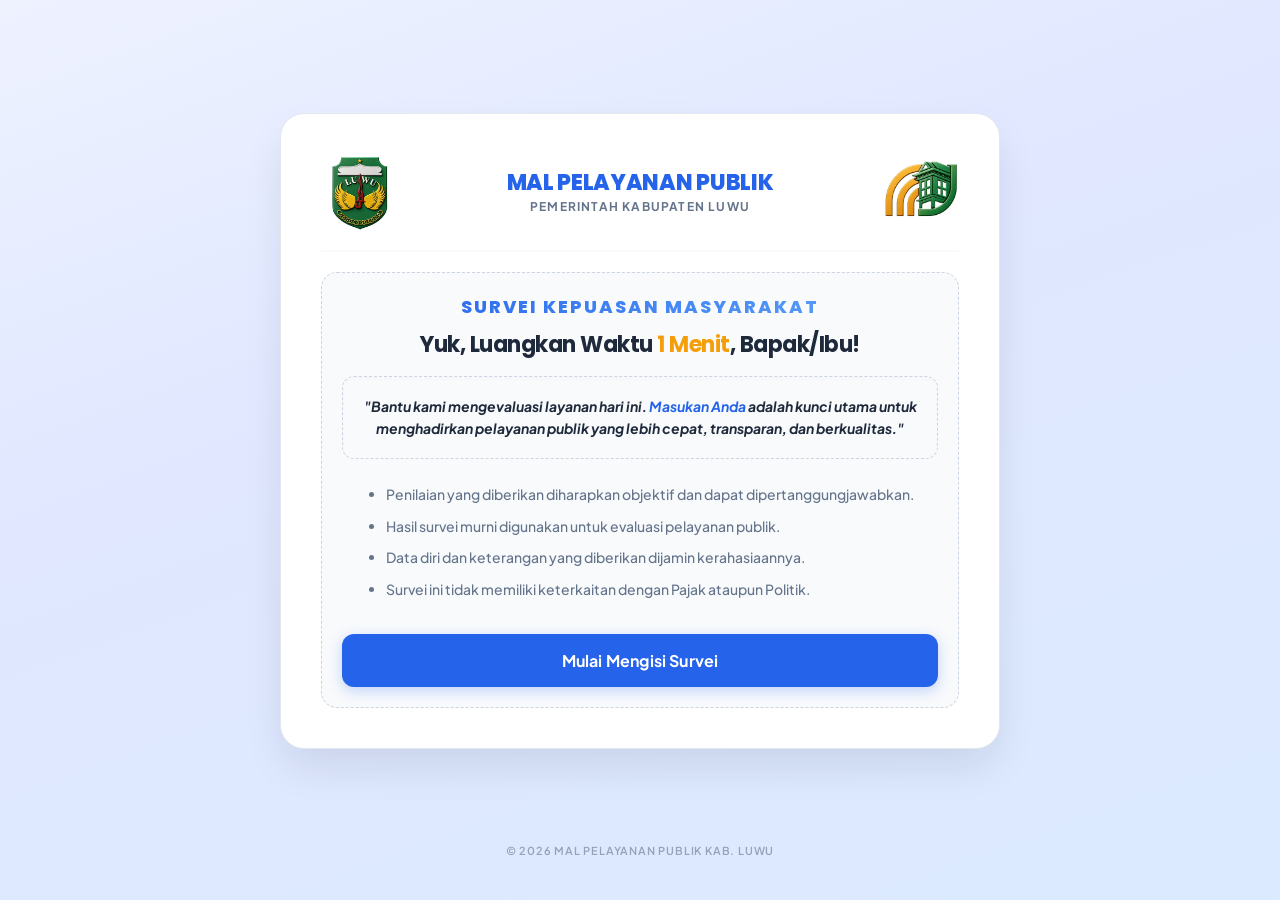
<file: index.html>
<!DOCTYPE html>
<html lang="id">
<head>
    <meta charset="UTF-8">
    <meta name="viewport" content="width=device-width, initial-scale=1.0, maximum-scale=1.0, user-scalable=no">
    <title>SKM - MPP Kabupaten Luwu</title>
    <link href="https://fonts.googleapis.com/css2?family=Plus+Jakarta+Sans:wght@400;500;600;700;800&family=Poppins:wght@500;600;700;800&display=swap" rel="stylesheet">
    <link rel="stylesheet" href="style.css">
</head>
<body>
    <div class="kiosk-container">
        <div class="header-logos">
            <div class="logo-box">
                <img src="logo/luwu.png" alt="Logo Kabupaten Luwu" class="img-logo">
            </div>
            <div class="header-titles">
                <h1>MAL PELAYANAN PUBLIK</h1>
                <h2>Pemerintah Kabupaten Luwu</h2>
            </div>
            <div class="logo-box">
                <img src="logo/mpp.png" alt="Logo MPP" class="img-logo">
            </div>
        </div>

        <div id="step-0" class="step active">
            <div class="intro-box" style="text-align: center;">
                <p class="sub-text" style="font-family: 'Poppins', sans-serif; font-size: clamp(13px, 3vw, 18px); font-weight: 800; text-align: center; letter-spacing: 2px; margin-bottom: 8px; background: linear-gradient(90deg, var(--primary), #60A5FA); -webkit-background-clip: text; -webkit-text-fill-color: transparent;">SURVEI KEPUASAN MASYARAKAT</p>
                <h3 class="question-text" style="color: var(--text-main); font-family: 'Poppins', sans-serif; font-size: clamp(18px, 4vw, 22px); margin-bottom: 16px; letter-spacing: -0.5px; text-align: center;">
					Yuk, Luangkan Waktu <span style="color: var(--warning);">1 Menit</span>, Bapak/Ibu!
				</h3>              
                <div style="background-color: #F8FAFC; border: 1px dashed var(--text-border); padding: 18px 20px; margin-bottom: 24px; border-radius: 12px; box-shadow: inset 0 2px 4px rgba(0,0,0,0.02);">
                    <p style="margin: 0; font-size: 14px; font-weight: 700; color: var(--text-main); font-style: italic; line-height: 1.6; text-align: center;">
                        "Bantu kami mengevaluasi layanan hari ini. <span style="color: var(--primary);">Masukan Anda</span> adalah kunci utama untuk menghadirkan pelayanan publik yang lebih cepat, transparan, dan berkualitas."
                    </p>
                </div>                
                <div style="display: inline-block; text-align: left; max-width: 95%;">
                    <ul style="margin: 0; padding-left: 20px; color: var(--text-muted); font-size: 14px; line-height: 1.6;">
                        <li style="margin-bottom: 8px;">Penilaian yang diberikan diharapkan objektif dan dapat dipertanggungjawabkan.</li>
                        <li style="margin-bottom: 8px;">Hasil survei murni digunakan untuk evaluasi pelayanan publik.</li>
                        <li style="margin-bottom: 8px;">Data diri dan keterangan yang diberikan dijamin kerahasiaannya.</li>
                        <li style="margin-bottom: 0;">Survei ini tidak memiliki keterkaitan dengan Pajak ataupun Politik.</li>
                    </ul>
                </div>
                
                <button class="btn btn-submit" onclick="goToStep(1)" style="width: 100%; margin-top: 32px;">Mulai Mengisi Survei</button>
            </div>
        </div>

        <div id="step-1" class="step">
            <p class="question-text">Silakan lengkapi data diri anda</p>
            
            <div class="form-group" style="display:none;" aria-hidden="true">
                <input type="text" id="input-website" class="input-text" tabindex="-1" autocomplete="off">
            </div>

            <div class="form-group">
                <input type="text" id="input-nama" class="input-text" placeholder="Nama Lengkap">
            </div>
            <div class="form-group">
                <input type="number" id="input-usia" class="input-text" placeholder="Usia (Contoh: 35)">
            </div>
            <div class="form-group">
                <select id="input-gender" class="input-select">
                    <option value="" disabled selected>Pilih Jenis Kelamin</option>
                    <option value="Laki-laki">Laki-laki</option>
                    <option value="Perempuan">Perempuan</option>
                </select>
            </div>
            <div class="form-group">
                <select id="input-pendidikan" class="input-select">
                    <option value="" disabled selected>Pilih Pendidikan Terakhir</option>
                    <option value="SD">SD/Sederajat</option>
                    <option value="SMP">SMP/Sederajat</option>
                    <option value="SMA">SMA/Sederajat</option>
                    <option value="D3">Diploma (D3)</option>
                    <option value="S1">Sarjana (S1/D4)</option>
                    <option value="S2/S3">Pascasarjana (S2/S3)</option>
                </select>
            </div>
            <div class="form-group">
                <select id="input-pekerjaan" class="input-select">
                    <option value="" disabled selected>Pilih Pekerjaan Utama</option>
                    <option value="PNS/TNI/Polri">PNS / TNI / Polri</option>
                    <option value="Pegawai Swasta">Pegawai Swasta</option>
                    <option value="Wiraswasta/Pengusaha">Wiraswasta / Pengusaha</option>
                    <option value="Pelajar/Mahasiswa">Pelajar / Mahasiswa</option>
                    <option value="Lainnya">Lainnya</option>
                </select>
            </div>
            <div class="action-buttons">
                <button class="btn btn-back" onclick="goToStep(0)">Kembali</button>
                <button class="btn btn-submit" onclick="validasiBiodata()">Lanjut</button>
            </div>
        </div>

        <div id="step-2" class="step">
            <p class="question-text">Layanan apa yang baru saja Anda kunjungi?</p>
            <div class="form-group">
                <select id="input-layanan" class="input-select" style="height: auto;">
                    <option value="" disabled selected>-- Ketuk untuk Memilih Gerai --</option>
                    <option value="DISDUKCAPIL">DISDUKCAPIL (Kependudukan & Catatan Sipil)</option>
                    <option value="SAMSAT">SAMSAT (Pajak & Administrasi Kendaraan)</option>
                    <option value="BAPENDA">BAPENDA (Pajak & Retribusi Daerah)</option>
                    <option value="BPJS KESEHATAN">BPJS KESEHATAN (Jaminan Kesehatan Nasional)</option>
                    <option value="BPJS KETENAGAKERJAAN">BPJS KETENAGAKERJAAN (Perlindungan Tenaga Kerja)</option>
                    <option value="DPMPTSP">DPMPTSP (Perizinan & Penanaman Modal)</option>
                    <option value="IMIGRASI">IMIGRASI (Paspor & Dokumen Luar Negeri)</option>
                    <option value="KPP PRATAMA">KPP PRATAMA (Perpajakan Pajak Pusat)</option>
                    <option value="BANK SULSELBAR">BANK SULSELBAR (Transaksi & Perbankan Daerah)</option>
                    <option value="DINAS KESEHATAN">DINAS KESEHATAN (Rekomendasi & Izin Kesehatan)</option>
                    <option value="DISNAKERTRANS">DISNAKERTRANS (Ketenagakerjaan & Transmigrasi)</option>
                    <option value="PDAM">PDAM (Pelayanan Air Bersih Daerah)</option>
                    <option value="DINAS PUTR">DINAS PUTR (Rekomendasi Tata Ruang & PU)</option>
                    <option value="DINAS PERIKANAN">DINAS PERIKANAN (Izin & Rekomendasi Nelayan)</option>
                    <option value="KOMINFO">KOMINFO (Layanan Informasi & Digital)</option>
                    <option value="DINAS SOSIAL">DINAS SOSIAL (Bantuan & Jaminan Sosial)</option>
                    <option value="KEJAKSAAN NEGERI">KEJAKSAAN NEGERI (Konsultasi & Layanan Hukum)</option>
                    <option value="BPS">BPS (Data & Statistik Wilayah)</option>
                    <option value="DEKRANASDA">DEKRANASDA (Kerajinan & UMKM Binaan)</option>
                    <option value="PT ALIYAH">PT ALIYAH (Sektor Swasta / Mitra Kerja)</option>
                    <option value="PT NATA ENVINUSA">PT NATA ENVINUSA (Sektor Swasta / Lingkungan)</option>
                    <option value="HAS INT. CENTER">HAS INT. CENTER (Sektor Swasta / Mitra Luar)</option>
                </select>
            </div>
            <div class="action-buttons">
                <button class="btn btn-back" onclick="goToStep(1)">Kembali</button>
                <button class="btn btn-submit" onclick="validasiLayanan()">Lanjutkan</button>
            </div>
        </div>

        <div id="step-3" class="step">
            <div class="progress-bar-container"><div id="progress-bar"></div></div>
            <p class="sub-text" id="teks-indikator"></p>
            <p class="question-text" id="teks-pertanyaan" style="min-height: 70px;"></p>
            <div class="options-grid" id="area-opsi-jawaban"></div>
            <div class="action-buttons" style="margin-top: 32px;">
                <button class="btn btn-back" onclick="mundurPertanyaan()">Kembali</button>
                <button class="btn btn-submit" onclick="lanjutPertanyaan()">Lanjut</button>
            </div>
        </div>

        <div id="step-4" class="step">
            <p class="question-text">Saran dan Kritik (Opsional)</p>
            <p class="sub-text" style="color: var(--text-muted); text-transform: none; font-size: 14px; margin-bottom: 16px;">
                Tuliskan masukan, kritik, atau apresiasi Anda agar kami dapat terus melayani lebih baik lagi. Kosongkan jika tidak ada.
            </p>
            <textarea id="input-saran" rows="5" placeholder="Ketik di sini..."></textarea>
            <div class="action-buttons">
                <button class="btn btn-back" onclick="kembaliKePertanyaanTerakhir()">Kembali</button>
                <button class="btn btn-submit" id="btn-kirim" onclick="submitSurvey()">Kirim Survei</button>
            </div>
        </div>

        <div id="step-5" class="step">
            <div class="success-icon">
                <svg width="72" height="72" viewBox="0 0 24 24" fill="none" stroke="currentColor" stroke-width="2" stroke-linecap="round" stroke-linejoin="round"><path d="M22 11.08V12a10 10 0 1 1-5.93-9.14"></path><polyline points="22 4 12 14.01 9 11.01"></polyline></svg>
            </div>
            <h1 class="text-success">Terima Kasih!</h1>
            <p class="question-text" style="color: #64748b; font-size: 16px; margin-top: 8px; text-align: center;">Penilaian Anda sangat berarti untuk kemajuan pelayanan kami.</p>
            <button class="btn btn-back" onclick="resetSurvey()" style="width: 100%; margin-top: 24px; border: 2px solid var(--text-border);">Selesai & Tutup</button>
        </div>
    </div>
	<div class="copyright-footer">
        &copy; 2026 MAL PELAYANAN PUBLIK KAB. LUWU
    </div>
    <script src="script.js"></script>
    <script>   
        document.addEventListener('contextmenu', function(e) { e.preventDefault(); });
        document.onkeydown = function(e) {
            if (e.keyCode === 123) return false;
            if (e.ctrlKey && e.shiftKey && (e.keyCode === 'I'.charCodeAt(0) || e.keyCode === 'J'.charCodeAt(0) || e.keyCode === 'C'.charCodeAt(0))) return false;
            if (e.ctrlKey && e.keyCode === 'U'.charCodeAt(0)) return false;
        };
    </script>
</body>
</html>
</file>
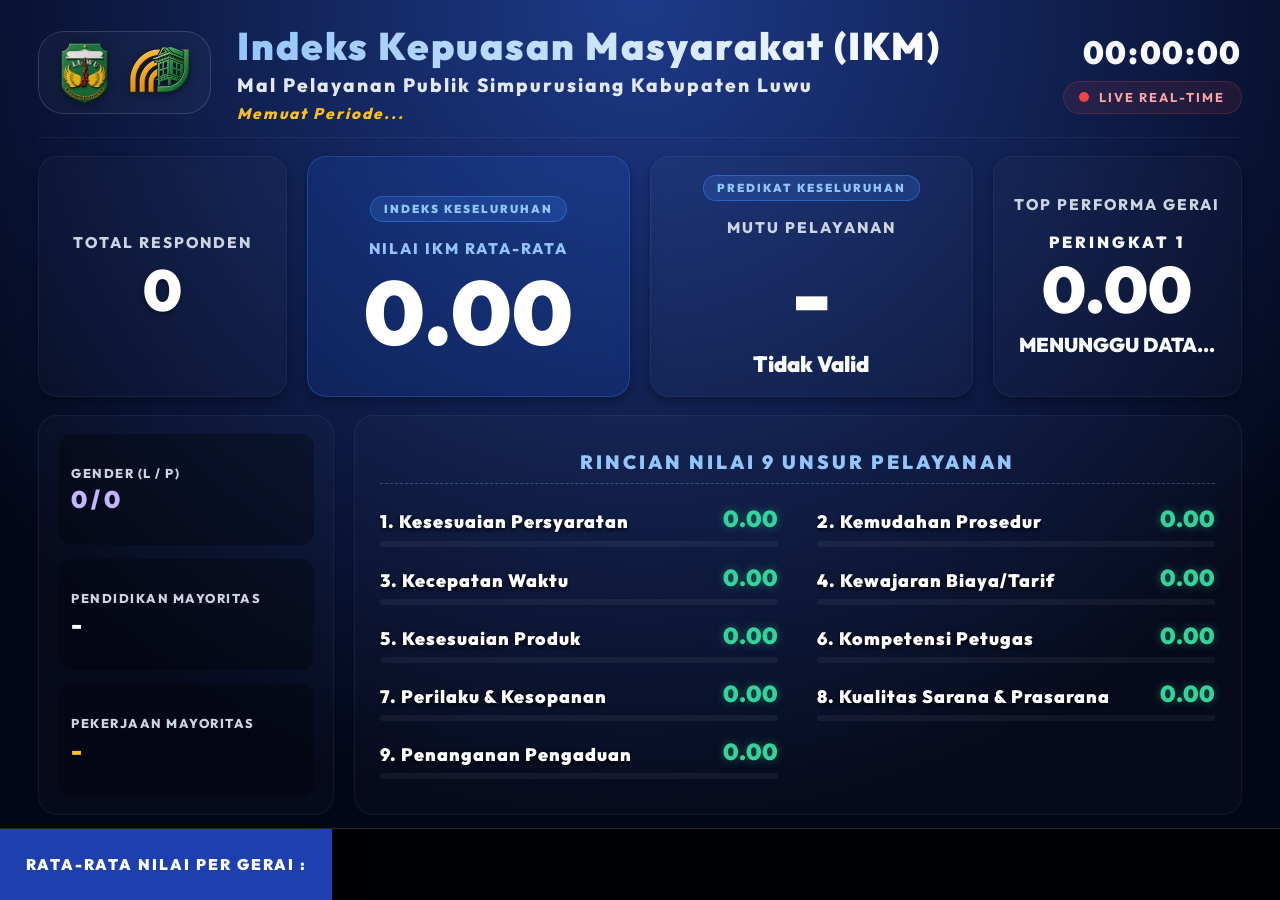
<file: dashboard/index.html>
<!DOCTYPE html>
<html lang="id">
<head>
    <meta charset="UTF-8">
    <meta name="viewport" content="width=device-width, initial-scale=1.0">
    <title>Live SKM - MPP Kabupaten Luwu</title>
    <link href="https://fonts.googleapis.com/css2?family=Outfit:wght@300;400;600;700;900&display=swap" rel="stylesheet">
    <link rel="stylesheet" href="layar.css">
</head>
<body>
    <div class="main-wrapper">
        <div class="header">
            <div class="header-left">
                <div class="logo-group">
                    <img src="../logo/luwu.png" alt="Logo Luwu" class="logo-img">            
                    <img src="../logo/mpp.png" alt="Logo MPP" class="logo-img">
                </div>
                <div class="header-title">
                    <h1>Indeks Kepuasan Masyarakat (IKM)</h1>
                    <h2>Mal Pelayanan Publik Simpurusiang Kabupaten Luwu</h2>                   
                    <div class="header-periode" id="lyr-periode">Memuat Periode...</div>
                </div>           
            </div>
            <div class="header-right">
                <div class="jam-digital" id="jam-live">00:00:00</div>
                <div class="live-badge">
                    <div class="live-dot"></div>
                    LIVE REAL-TIME
                </div>
            </div>
        </div>

        <div class="kpi-row">
            <div class="card">
                <div class="card-title">Total Responden</div>
                <div class="card-value" id="lyr-total">0</div>
            </div>

            <div class="card card-utama glow-utama">
                <div class="badge-utama">INDEKS KESELURUHAN</div>
                <div class="card-title" style="color: #93C5FD; margin-top: 8px;">Nilai IKM Rata-Rata</div>
                <div class="card-value" id="lyr-indeks" style="font-size: 100px;">0.00</div>
            </div>

            <div class="card" id="kartu-mutu">
                <div class="badge-utama" id="badge-mutu-teks">PREDIKAT KESELURUHAN</div>
                <div class="card-title" style="margin-top: 8px;">Mutu Pelayanan</div>
                <div class="card-value card-value-small" id="lyr-huruf" style="font-size: 85px; margin: 5px 0;">-</div>
                <div class="card-value-small" id="lyr-teksmutu" style="font-size: 22px;">Tidak Valid</div>
            </div>

            <div class="card" id="kartu-ranking">
                <div class="card-title" id="lyr-rank-judul">Top Performa Gerai</div>
                <div class="card-value-small" id="lyr-rank-posisi" style="font-size: 16px; letter-spacing: 3px; margin-bottom: 5px;">PERINGKAT 1</div>
                <div class="card-value" id="lyr-rank-nilai" style="font-size: 65px;">0.00</div>
                <div class="card-value-small" id="lyr-rank-nama" style="font-size: 20px; margin-top: 10px; text-transform: uppercase;">Menunggu Data...</div>
            </div>
        </div>

        <div class="bottom-row">
            <div class="demo-panel">
                <div class="demo-item"><div class="demo-label">Gender (L / P)</div><div class="demo-val gender" id="lyr-gender">0 / 0</div></div>
                <div class="demo-item"><div class="demo-label">Pendidikan Mayoritas</div><div class="demo-val" id="lyr-pend">-</div></div>
                <div class="demo-item"><div class="demo-label">Pekerjaan Mayoritas</div><div class="demo-val" style="color: #FBBF24;" id="lyr-pek">-</div></div>
            </div>
            <div class="unsur-panel" id="unsur-container"></div>
        </div>
    </div>
    
    <div class="ticker-wrap">
        <div class="ticker-title">RATA-RATA NILAI PER GERAI :</div>
        <div class="ticker" id="gerai-ticker"></div>
    </div>

    <script src="layar.js"></script>
</body>
</html>
</file>
<file: style.css>
/* =========================================================
   SKM - MPP Kabupaten Luwu | Production CSS
   Responsive, Precise, All-Screen Coverage
   Breakpoints: 320 | 375 | 480 | 768 | 1024 | 1280 | 1440+
   ========================================================= */

/* ─── Design Tokens ─── */
:root {
    /* Colors */
    --primary:        #2563EB;
    --primary-hover:  #1D4ED8;
    --primary-light:  #3B82F6;
    --primary-subtle: #DBEAFE;
    --primary-glow:   rgba(37, 99, 235, 0.15);
    --success:        #10B981;
    --success-bg:     #D1FAE5;
    --warning:        #F59E0B;
    --error:          #EF4444;
    --bg-page:        #F1F5F9;
    --bg-gradient:    linear-gradient(160deg, #EEF2FF 0%, #E0E7FF 40%, #DBEAFE 100%);
    --surface:        #FFFFFF;
    --surface-alt:    #F8FAFC;
    --surface-hover:  #F1F5F9;
    --text-heading:   #0F172A;
    --text-main:      #1E293B;
    --text-muted:     #64748B;
    --text-placeholder:#94A3B8;
    --text-border:    #CBD5E1;
    --border-hover:   #94A3B8;
    --divider:        #E2E8F0;

    /* Radius */
    --radius-xs:  6px;
    --radius-sm:  8px;
    --radius-md:  12px;
    --radius-lg:  16px;
    --radius-xl:  20px;
    --radius-2xl: 24px;
    --radius-full: 9999px;

    /* Shadows */
    --shadow-sm:   0 1px 2px rgba(15, 23, 42, 0.05);
    --shadow-md:   0 4px 6px -1px rgba(15, 23, 42, 0.07), 0 2px 4px -2px rgba(15, 23, 42, 0.05);
    --shadow-lg:   0 10px 25px -3px rgba(15, 23, 42, 0.08), 0 4px 6px -4px rgba(15, 23, 42, 0.05);
    --shadow-xl:   0 20px 40px -4px rgba(15, 23, 42, 0.10);
    --shadow-card: 0 1px 3px rgba(15, 23, 42, 0.04), 0 0 0 1px rgba(226, 232, 240, 0.6);
    --shadow-focus: 0 0 0 3px var(--primary-glow);

    /* Spacing Scale */
    --space-xs:   4px;
    --space-sm:   8px;
    --space-md:   12px;
    --space-lg:   16px;
    --space-xl:   20px;
    --space-2xl:  24px;
    --space-3xl:  32px;
    --space-4xl:  40px;

    /* Typography Scale */
    --font-sans:     'Plus Jakarta Sans', -apple-system, BlinkMacSystemFont, 'Segoe UI', system-ui, sans-serif;
    --font-display:  'Poppins', 'Plus Jakarta Sans', sans-serif;

    /* Transitions */
    --ease-out:      cubic-bezier(0.16, 1, 0.3, 1);
    --ease-spring:   cubic-bezier(0.34, 1.56, 0.64, 1);
    --ease-standard: cubic-bezier(0.4, 0, 0.2, 1);
    --duration-fast:  150ms;
    --duration-base:  250ms;
    --duration-slow:  400ms;
}

/* ─── Reset & Base ─── */
*,
*::before,
*::after {
    box-sizing: border-box;
    -webkit-tap-highlight-color: transparent;
    margin: 0;
    padding: 0;
}

html {
    font-size: 16px;
    -webkit-text-size-adjust: 100%;
    -webkit-font-smoothing: antialiased;
    -moz-osx-font-smoothing: grayscale;
    scroll-behavior: smooth;
    overflow-y: auto;
    overflow-x: hidden;
}

body {
    font-family: var(--font-sans);
    font-size: clamp(14px, 2.2vw + 4px, 16px);
    font-weight: 500;
    line-height: 1.6;
    color: var(--text-main);
    background-color: var(--bg-page);
    background-image: var(--bg-gradient);
    background-attachment: fixed;

    display: flex;
    flex-direction: column;
    align-items: center;
    justify-content: center;

    min-height: 100vh;
    min-height: 100dvh;

    padding: var(--space-lg) var(--space-md);
    padding-left:  calc(var(--space-md) + env(safe-area-inset-left,  0px));
    padding-right: calc(var(--space-md) + env(safe-area-inset-right, 0px));
    padding-bottom: calc(var(--space-lg) + env(safe-area-inset-bottom, 0px));

    overflow-x: hidden;
    position: relative;
}

/* Scrollbar */
::-webkit-scrollbar {
    width: 6px;
}
::-webkit-scrollbar-track {
    background: transparent;
}
::-webkit-scrollbar-thumb {
    background: var(--text-border);
    border-radius: var(--radius-full);
}
::-webkit-scrollbar-thumb:hover {
    background: var(--text-placeholder);
}

/* ─── Kiosk Container ─── */
.kiosk-container {
    position: relative;
    z-index: 10;
    width: 100%;
    max-width: 680px;
    margin: auto;

    background: var(--surface);
    border: 1px solid var(--divider);
    border-radius: var(--radius-2xl);
    box-shadow: var(--shadow-xl);
    overflow: hidden;

    display: flex;
    flex-direction: column;
    justify-content: center;

    padding: var(--space-2xl);
}

/* ─── Header / Logos ─── */
.header-logos {
    display: flex;
    justify-content: center;
    align-items: center;
    gap: var(--space-lg);
    padding-bottom: var(--space-xl);
    margin-bottom: var(--space-xl);
    border-bottom: 2px solid var(--surface-alt);
}

.logo-box {
    width: 64px;
    height: 64px;
    flex-shrink: 0;
    display: flex;
    justify-content: center;
    align-items: center;
}

.img-logo {
    width: 100%;
    height: 100%;
    max-width: 64px;
    max-height: 64px;
    object-fit: contain;
}

.header-titles {
    flex: 1;
    min-width: 0;
    text-align: center;
    padding: 0 var(--space-sm);
}

.header-titles h1 {
    font-family: var(--font-display);
    font-size: clamp(15px, 3.2vw, 22px);
    font-weight: 800;
    color: var(--primary);
    line-height: 1.2;
    letter-spacing: -0.3px;
    margin-bottom: 2px;
}

.header-titles h2 {
    font-family: var(--font-sans);
    font-size: clamp(9px, 1.6vw, 12px);
    font-weight: 700;
    color: var(--text-muted);
    text-transform: uppercase;
    letter-spacing: 1.2px;
    line-height: 1.3;
}

/* ─── Intro Box (Step 0) ─── */
.intro-box {
    background: var(--surface-alt);
    border: 1px dashed var(--text-border);
    border-radius: var(--radius-lg);
    padding: var(--space-xl);
    text-align: center;
}

.intro-box p {
    text-align: center;
    line-height: 1.6;
    margin-bottom: var(--space-md);
}

.intro-box p:last-child {
    margin-bottom: 0;
}

.intro-box ul {
    margin: var(--space-md) 0 0 0;
    padding-left: var(--space-xl);
    text-align: left;
}

.intro-box ul li {
    font-size: clamp(12px, 2.5vw, 14px);
    font-weight: 500;
    color: var(--text-muted);
    line-height: 1.7;
    margin-bottom: var(--space-sm);
}

.intro-box ul li:last-child {
    margin-bottom: 0;
}

/* ─── Typography ─── */
.question-text {
    font-family: var(--font-display);
    font-size: clamp(17px, 3.8vw, 21px);
    font-weight: 700;
    line-height: 1.35;
    color: var(--text-heading);
    margin-bottom: var(--space-lg);
}

.sub-text {
    font-family: var(--font-sans);
    font-size: clamp(11px, 2vw, 13px);
    font-weight: 700;
    color: var(--primary-light);
    text-transform: uppercase;
    letter-spacing: 0.8px;
    margin-bottom: var(--space-md);
}

/* ─── Step System ─── */
.step {
    display: none;
    opacity: 0;
}

.step.active {
    display: block;
    animation: stepFadeIn var(--duration-slow) var(--ease-out) forwards;
}

@keyframes stepFadeIn {
    from {
        opacity: 0;
        transform: translateY(12px);
    }
    to {
        opacity: 1;
        transform: translateY(0);
    }
}

/* ─── Form Elements ─── */
.form-group {
    margin-bottom: var(--space-md);
    text-align: left;
}

.input-text,
.input-select,
textarea {
    display: block;
    width: 100%;
    padding: 14px 16px;
    border: 2px solid var(--text-border);
    border-radius: var(--radius-md);
    font-family: var(--font-sans);
    font-size: clamp(14px, 2.5vw, 15px);
    font-weight: 600;
    color: var(--text-main);
    background-color: var(--surface-alt);
    transition: border-color var(--duration-base) var(--ease-standard),
                background-color var(--duration-base) var(--ease-standard),
                box-shadow var(--duration-base) var(--ease-standard);
    -webkit-appearance: none;
    appearance: none;
}

.input-text::placeholder,
textarea::placeholder {
    color: var(--text-placeholder);
    font-weight: 500;
}

/* Select Dropdown Arrow */
.input-select {
    cursor: pointer;
    padding-right: 44px;
    background-image: url("data:image/svg+xml,%3Csvg xmlns='http://www.w3.org/2000/svg' width='20' height='20' viewBox='0 0 24 24' fill='none' stroke='%2364748B' stroke-width='2' stroke-linecap='round' stroke-linejoin='round'%3E%3Cpolyline points='6 9 12 15 18 9'/%3E%3C/svg%3E");
    background-repeat: no-repeat;
    background-position: right 14px center;
    background-size: 20px;
}

/* Focus States */
.input-text:focus,
.input-select:focus,
textarea:focus {
    outline: none;
    border-color: var(--primary-light);
    background-color: var(--surface);
    box-shadow: var(--shadow-focus);
}

/* Focus Visible for Accessibility */
.btn:focus-visible,
.btn-option:focus-visible {
    outline: 3px solid var(--primary-light);
    outline-offset: 2px;
}

/* Disabled Inputs */
.input-text:disabled,
.input-select:disabled,
textarea:disabled {
    opacity: 0.5;
    cursor: not-allowed;
    background-color: var(--surface-hover);
}

/* Textarea */
textarea {
    resize: vertical;
    min-height: 120px;
    max-height: 300px;
    line-height: 1.6;
}

/* Remove number input spinners */
input[type="number"]::-webkit-inner-spin-button,
input[type="number"]::-webkit-outer-spin-button {
    -webkit-appearance: none;
    margin: 0;
}
input[type="number"] {
    -moz-appearance: textfield;
}

/* ─── Progress Bar ─── */
.progress-bar-container {
    width: 100%;
    height: 8px;
    background-color: var(--surface-hover);
    border-radius: var(--radius-full);
    margin-bottom: var(--space-xl);
    overflow: hidden;
}

#progress-bar {
    height: 100%;
    width: 0%;
    background: linear-gradient(90deg, var(--primary-light), var(--primary));
    border-radius: var(--radius-full);
    transition: width var(--duration-slow) var(--ease-standard);
}

/* ─── Options Grid (Survey Answers) ─── */
.options-grid {
    display: grid;
    grid-template-columns: repeat(2, 1fr);
    gap: var(--space-md);
    margin-top: var(--space-lg);
}

.btn-option {
    display: flex;
    align-items: center;
    gap: var(--space-md);
    width: 100%;
    padding: 14px 14px;
    background: var(--surface);
    border: 2px solid var(--text-border);
    border-radius: var(--radius-md);
    cursor: pointer;
    font-family: var(--font-sans);
    font-size: clamp(12px, 2.5vw, 14px);
    font-weight: 600;
    color: var(--text-muted);
    line-height: 1.4;
    transition: border-color var(--duration-fast) var(--ease-standard),
                background-color var(--duration-fast) var(--ease-standard),
                color var(--duration-fast) var(--ease-standard),
                box-shadow var(--duration-fast) var(--ease-standard),
                transform var(--duration-fast) var(--ease-out);
    min-height: 52px;
    -webkit-user-select: none;
    user-select: none;
}

.btn-option:hover {
    border-color: var(--border-hover);
    background-color: var(--surface-alt);
    transform: translateY(-1px);
    box-shadow: var(--shadow-md);
}

.btn-option:active {
    transform: translateY(0);
}

/* Radio Circle */
.radio-circle {
    width: 20px;
    height: 20px;
    flex-shrink: 0;
    border-radius: 50%;
    border: 2px solid var(--text-border);
    display: flex;
    justify-content: center;
    align-items: center;
    transition: border-color var(--duration-fast) var(--ease-standard);
}

.radio-inner {
    width: 10px;
    height: 10px;
    border-radius: 50%;
    background-color: transparent;
    transition: background-color var(--duration-fast) var(--ease-standard),
                transform var(--duration-fast) var(--ease-spring);
    transform: scale(0);
}

/* Selected State */
.btn-option.selected {
    border-color: var(--primary-light);
    background-color: var(--primary-subtle);
    color: var(--primary);
    box-shadow: 0 4px 12px rgba(59, 130, 246, 0.12);
}

.btn-option.selected .radio-circle {
    border-color: var(--primary-light);
}

.btn-option.selected .radio-inner {
    background-color: var(--primary-light);
    transform: scale(1);
}

/* ─── Action Buttons ─── */
.action-buttons {
    display: flex;
    gap: var(--space-md);
    margin-top: var(--space-xl);
}

.btn-submit,
.btn-back {
    font-family: var(--font-sans);
    font-weight: 700;
    font-size: clamp(14px, 2.5vw, 15px);
    letter-spacing: 0.2px;
    border: none;
    border-radius: var(--radius-md);
    padding: 14px var(--space-xl);
    cursor: pointer;
    min-height: 50px;
    display: inline-flex;
    align-items: center;
    justify-content: center;
    transition: background-color var(--duration-base) var(--ease-standard),
                color var(--duration-base) var(--ease-standard),
                transform var(--duration-fast) var(--ease-out),
                box-shadow var(--duration-base) var(--ease-standard);
    -webkit-user-select: none;
    user-select: none;
}

.btn-submit {
    flex: 2;
    background: var(--primary);
    color: #FFFFFF;
    box-shadow: 0 4px 14px rgba(37, 99, 235, 0.25);
}

.btn-submit:hover {
    background: var(--primary-hover);
    transform: translateY(-1px);
    box-shadow: 0 6px 18px rgba(37, 99, 235, 0.3);
}

.btn-submit:active {
    transform: translateY(0);
    box-shadow: 0 2px 8px rgba(37, 99, 235, 0.2);
}

.btn-submit:disabled {
    background: var(--text-placeholder);
    color: #FFFFFF;
    box-shadow: none;
    cursor: not-allowed;
    transform: none;
}

.btn-back {
    flex: 1;
    background: transparent;
    border: 2px solid var(--text-border);
    color: var(--text-muted);
}

.btn-back:hover {
    background: var(--surface-alt);
    color: var(--text-main);
    border-color: var(--border-hover);
}

.btn-back:active {
    background: var(--surface-hover);
}

/* Full-width button override */
.btn[style*="width: 100%"],
.btn.btn-back[style*="width: 100%"] {
    flex: 1 0 100%;
}

/* ─── Success Screen ─── */
.success-icon {
    display: flex;
    justify-content: center;
    align-items: center;
    color: var(--success);
    margin-bottom: var(--space-xl);
}

.success-icon svg {
    animation: successPop 0.5s var(--ease-spring) forwards;
}

@keyframes successPop {
    0% {
        transform: scale(0.3) rotate(-10deg);
        opacity: 0;
    }
    60% {
        transform: scale(1.1) rotate(2deg);
        opacity: 1;
    }
    100% {
        transform: scale(1) rotate(0deg);
        opacity: 1;
    }
}

.text-success {
    font-family: var(--font-display);
    color: var(--success);
    font-size: clamp(24px, 5vw, 30px);
    font-weight: 800;
    letter-spacing: -0.5px;
    line-height: 1.2;
    text-align: center;
}

/* ─── Copyright Footer ─── */
.copyright-footer {
    width: 100%;
    text-align: center;
    font-size: clamp(10px, 1.5vw, 11px);
    font-weight: 600;
    color: var(--text-placeholder);
    letter-spacing: 0.8px;
    text-transform: uppercase;
    margin-top: var(--space-xl);
    padding: 0 var(--space-md);
}

/* =========================================================
   RESPONSIVE BREAKPOINTS
   ========================================================= */

/* ─── Extra Small (≤ 359px): Very small phones ─── */
@media (max-width: 359px) {
    body {
        padding: var(--space-sm);
    }

    .kiosk-container {
        padding: var(--space-lg) var(--space-md);
        border-radius: var(--radius-xl);
    }

    .header-logos {
        gap: var(--space-sm);
    }

    .logo-box {
        width: 48px;
        height: 48px;
    }

    .img-logo {
        max-width: 48px;
        max-height: 48px;
    }

    .header-titles h1 {
        font-size: 13px;
    }

    .header-titles h2 {
        font-size: 8px;
        letter-spacing: 0.8px;
    }

    .intro-box {
        padding: var(--space-md);
    }

    .options-grid {
        grid-template-columns: 1fr;
    }

    .btn-option {
        padding: 12px;
        min-height: 48px;
    }

    .btn-submit,
    .btn-back {
        padding: 12px var(--space-lg);
        min-height: 46px;
        font-size: 13px;
    }
}

/* ─── Small (360px – 479px): Standard small phones ─── */
@media (min-width: 360px) and (max-width: 479px) {
    .kiosk-container {
        padding: var(--space-xl) var(--space-lg);
    }

    .options-grid {
        grid-template-columns: 1fr;
    }

    .action-buttons {
        flex-direction: column-reverse;
    }

    .btn-back {
        flex: 1 0 100%;
    }

    .btn-submit {
        flex: 1 0 100%;
    }
}

/* ─── Medium (480px – 767px): Large phones / small landscape ─── */
@media (min-width: 480px) and (max-width: 767px) {
    .kiosk-container {
        padding: var(--space-2xl) var(--space-xl);
    }

    .options-grid {
        grid-template-columns: 1fr;
    }

    .logo-box {
        width: 60px;
        height: 60px;
    }

    .img-logo {
        max-width: 60px;
        max-height: 60px;
    }
}

/* ─── Tablet (768px – 1023px) ─── */
@media (min-width: 768px) and (max-width: 1023px) {
    body {
        padding: var(--space-3xl) var(--space-xl);
    }

    .kiosk-container {
        padding: var(--space-3xl) var(--space-2xl);
    }

    .options-grid {
        grid-template-columns: repeat(2, 1fr);
    }

    .logo-box {
        width: 72px;
        height: 72px;
    }

    .img-logo {
        max-width: 72px;
        max-height: 72px;
    }

    .btn-submit,
    .btn-back {
        padding: 16px var(--space-2xl);
    }
}

/* ─── Desktop (1024px+) ─── */
@media (min-width: 1024px) {
    body {
        padding: var(--space-4xl) var(--space-xl);
    }

    .kiosk-container {
        padding: var(--space-4xl);
        max-width: 720px;
    }

    .header-logos {
        gap: var(--space-xl);
    }

    .logo-box {
        width: 76px;
        height: 76px;
    }

    .img-logo {
        max-width: 76px;
        max-height: 76px;
    }

    .header-titles h1 {
        font-size: 22px;
    }

    .header-titles h2 {
        font-size: 12px;
    }

    .options-grid {
        grid-template-columns: repeat(2, 1fr);
        gap: var(--space-lg);
    }

    .btn-option {
        padding: 16px;
        min-height: 56px;
        font-size: 15px;
    }

    .btn-submit,
    .btn-back {
        padding: 16px var(--space-2xl);
        font-size: 16px;
        min-height: 52px;
    }
}

/* ─── Large Desktop (1440px+) ─── */
@media (min-width: 1440px) {
    .kiosk-container {
        max-width: 760px;
    }
}

/* =========================================================
   ORIENTATION: LANDSCAPE MODE
   ========================================================= */
@media (max-height: 500px) and (orientation: landscape) {
    body {
        padding: var(--space-sm) var(--space-md);
        justify-content: flex-start;
    }

    .kiosk-container {
        padding: var(--space-lg) var(--space-xl);
        border-radius: var(--radius-lg);
        margin: var(--space-sm) auto;
        max-height: calc(100dvh - 32px);
        overflow-y: auto;
    }

    .header-logos {
        gap: var(--space-md);
        margin-bottom: var(--space-md);
        padding-bottom: var(--space-md);
    }

    .logo-box {
        width: 48px;
        height: 48px;
    }

    .img-logo {
        max-width: 48px;
        max-height: 48px;
    }

    .header-titles h1 {
        font-size: 14px;
    }

    .header-titles h2 {
        font-size: 8px;
    }

    .form-group {
        margin-bottom: var(--space-sm);
    }

    .options-grid {
        grid-template-columns: repeat(4, 1fr);
        gap: var(--space-sm);
    }

    .btn-option {
        padding: 8px 10px;
        min-height: 40px;
        font-size: 11px;
        gap: 6px;
    }

    .radio-circle {
        width: 16px;
        height: 16px;
    }

    .radio-inner {
        width: 8px;
        height: 8px;
    }

    .action-buttons {
        margin-top: var(--space-md);
    }

    .btn-submit,
    .btn-back {
        padding: 10px var(--space-lg);
        min-height: 40px;
        font-size: 13px;
    }
}

/* Landscape on tablet */
@media (min-width: 768px) and (max-height: 600px) and (orientation: landscape) {
    .options-grid {
        grid-template-columns: repeat(4, 1fr);
    }

    .btn-option {
        padding: 10px 12px;
        font-size: 12px;
    }
}

/* =========================================================
   ACCESSIBILITY: Reduced Motion
   ========================================================= */
@media (prefers-reduced-motion: reduce) {
    *,
    *::before,
    *::after {
        animation-duration: 0.01ms !important;
        animation-iteration-count: 1 !important;
        transition-duration: 0.01ms !important;
    }

    html {
        scroll-behavior: auto;
    }

    .step.active {
        opacity: 1;
        transform: none;
    }
}

/* =========================================================
   HOVER CAPABILITY: Disable hover on touch devices
   ========================================================= */
@media (hover: none) and (pointer: coarse) {
    .btn-option:hover,
    .btn-submit:hover,
    .btn-back:hover {
        transform: none;
        box-shadow: none;
    }

    .btn-option:active {
        transform: scale(0.98);
        background-color: var(--surface-hover);
    }

    .btn-submit:active {
        transform: scale(0.98);
    }
}

/* =========================================================
   PRINT STYLES
   ========================================================= */
@media print {
    body {
        background: white;
        padding: 0;
    }

    .kiosk-container {
        box-shadow: none;
        border: 1px solid #ddd;
        max-width: 100%;
    }

    .btn-submit,
    .btn-back,
    .action-buttons {
        display: none;
    }
}
</file>
<file: dashboard/layar.css>
* { margin: 0; padding: 0; box-sizing: border-box; font-family: 'Outfit', sans-serif; -webkit-font-smoothing: antialiased; }

body { 
    background: #020617; 
    background-image: radial-gradient(circle at 50% 0%, #1E3A8A 0%, #020617 75%); 
    color: #F8FAFC; 
    width: 100vw; 
    height: 100vh; 
    overflow: hidden; 
    display: flex; 
    flex-direction: column; 
}

.main-wrapper { 
    flex: 1; display: flex; flex-direction: column; 
    padding: 2.5vh 3vw 1.5vh; gap: 2vh; min-height: 0; 
}

.header { display: flex; justify-content: space-between; align-items: center; border-bottom: 1px solid rgba(255,255,255,0.05); padding-bottom: 1.5vh; flex-shrink: 0; }
.header-left { display: flex; align-items: center; gap: 2vw; }
.logo-group { display: flex; align-items: center; gap: 1.5vw; background: rgba(255, 255, 255, 0.03); border: 1px solid rgba(255, 255, 255, 0.15); padding: 1vh 1.5vw; border-radius: 2vw; backdrop-filter: blur(5px); }
.logo-img { height: clamp(40px, 7vh, 75px); width: auto; object-fit: contain; filter: drop-shadow(0 2px 4px rgba(0,0,0,0.5)); }

.header-title { display: flex; flex-direction: column; justify-content: center; }
.header-title h1 { font-size: clamp(24px, 3vw, 42px); font-weight: 900; background: linear-gradient(to right, #93C5FD, #FFFFFF); -webkit-background-clip: text; -webkit-text-fill-color: transparent; letter-spacing: 2px; line-height: 1.2; }
.header-title h2 { font-size: clamp(14px, 1.5vw, 20px); font-weight: 800; color: #E2E8F0; letter-spacing: 2px; margin-top: 0.5vh; }
.header-periode { font-size: clamp(12px, 1.2vw, 18px); font-weight: 800; color: #FBBF24; letter-spacing: 2px; margin-top: 0.8vh; font-style: italic; }

.header-right { display: flex; flex-direction: column; align-items: flex-end; gap: 1vh; }
.live-badge { display: flex; align-items: center; gap: 0.8vw; background: rgba(239, 68, 68, 0.1); border: 1px solid rgba(239, 68, 68, 0.2); padding: 0.8vh 1.2vw; border-radius: 20px; color: #FCA5A5; font-weight: 700; font-size: clamp(10px, 1vw, 13px); letter-spacing: 2px; }
.live-dot { width: 10px; height: 10px; background-color: #EF4444; border-radius: 50%; animation: blink 2s infinite; }
@keyframes blink { 0%, 100% { opacity: 1; } 50% { opacity: 0.3; } }
.jam-digital { font-size: clamp(20px, 2.5vw, 34px); font-weight: 900; color: #F8FAFC; letter-spacing: 3px; font-variant-numeric: tabular-nums; }

.kpi-row { display: grid; grid-template-columns: 1fr 1.3fr 1.3fr 1fr; gap: 1.5vw; flex-shrink: 0; }
.card { background: rgba(255, 255, 255, 0.02); border: 1px solid rgba(255, 255, 255, 0.05); border-radius: 1.5vw; padding: 2vh 1.5vw; backdrop-filter: blur(5px); display: flex; flex-direction: column; justify-content: center; align-items: center; text-align: center; box-shadow: 0 4px 10px rgba(0,0,0,0.3); }

.card-title { font-size: clamp(12px, 1.2vw, 17px); color: #CBD5E1; text-transform: uppercase; font-weight: 800; letter-spacing: 2px; margin-bottom: 1vh; }
.card-value { font-size: clamp(40px, 4.5vw, 65px); font-weight: 900; color: #FFFFFF; line-height: 1; }
.card-value-small { font-size: clamp(18px, 2.2vw, 32px); font-weight: 900; margin-top: 1vh; }

.card-utama { background: rgba(37, 99, 235, 0.15); border-color: rgba(59, 130, 246, 0.3); }
.card-utama .card-value { 
    font-size: clamp(60px, 7vw, 100px) !important; 
    transition: color 0.2s ease, text-shadow 0.2s ease;
    animation: bernapasRingan 3s infinite alternate ease-in-out !important;
}
@keyframes bernapasRingan { 0% { transform: scale(0.98); } 100% { transform: scale(1.02); } }

#lyr-total {
    color: #FFFFFF !important;
    text-shadow: 0 2px 4px rgba(0,0,0,0.5) !important;
    animation: bernapasRingan 4s infinite alternate ease-in-out !important;
}

.badge-utama { display: inline-block; background: rgba(59, 130, 246, 0.2); color: #93C5FD; border: 1px solid rgba(59, 130, 246, 0.5); padding: 0.5vh 1vw; border-radius: 2vw; font-size: clamp(9px, 0.9vw, 12px); font-weight: 900; letter-spacing: 2px; margin-bottom: 1vh; }

#kartu-mutu { transition: all 0.1s ease-out; }
.tema-mutu-a { background: rgba(16, 185, 129, 0.1) !important; border-color: rgba(16, 185, 129, 0.4) !important; }
.tema-mutu-a #badge-mutu-teks { background: rgba(16, 185, 129, 0.2); color: #6EE7B7; border-color: rgba(16, 185, 129, 0.4); }
.tema-mutu-a #lyr-huruf, .tema-mutu-a #lyr-teksmutu { color: #34D399; text-shadow: 2px 3px 4px rgba(0,0,0,0.6), 0 0 20px rgba(52, 211, 153, 0.6); animation: bernapasRingan 2.5s infinite alternate; }

.tema-mutu-b { background: rgba(59, 130, 246, 0.08) !important; border-color: rgba(59, 130, 246, 0.3) !important; }
.tema-mutu-b #badge-mutu-teks { background: rgba(59, 130, 246, 0.2); color: #93C5FD; border-color: rgba(59, 130, 246, 0.4); }
.tema-mutu-b #lyr-huruf, .tema-mutu-b #lyr-teksmutu { color: #60A5FA; text-shadow: 2px 3px 4px rgba(0,0,0,0.6), 0 0 20px rgba(96, 165, 250, 0.6); animation: bernapasRingan 2.5s infinite alternate; }

.tema-mutu-c { background: rgba(245, 158, 11, 0.08) !important; border-color: rgba(245, 158, 11, 0.3) !important; }
.tema-mutu-c #badge-mutu-teks { background: rgba(245, 158, 11, 0.2); color: #FCD34D; border-color: rgba(245, 158, 11, 0.4); }
.tema-mutu-c #lyr-huruf, .tema-mutu-c #lyr-teksmutu { color: #FBBF24; text-shadow: 2px 3px 4px rgba(0,0,0,0.6), 0 0 20px rgba(251, 191, 36, 0.6); animation: bernapasRingan 2.5s infinite alternate; }

.tema-mutu-d { background: rgba(239, 68, 68, 0.1) !important; border-color: rgba(239, 68, 68, 0.4) !important; }
.tema-mutu-d #badge-mutu-teks { background: rgba(239, 68, 68, 0.2); color: #FCA5A5; border-color: rgba(239, 68, 68, 0.4); }
.tema-mutu-d #lyr-huruf, .tema-mutu-d #lyr-teksmutu { color: #F87171; text-shadow: 2px 3px 4px rgba(0,0,0,0.6), 0 0 20px rgba(248, 113, 113, 0.6); animation: bernapasRingan 2.5s infinite alternate; }

.rank-satu { background: rgba(251, 191, 36, 0.12) !important; border-color: rgba(251, 191, 36, 0.4) !important; }
.rank-satu #lyr-rank-judul { color: #FDE047 !important; }
.rank-satu #lyr-rank-posisi { color: #FEF08A !important; font-size: clamp(14px, 1.6vw, 20px) !important; font-weight: 900 !important; letter-spacing: 2px !important; }
.rank-satu #lyr-rank-nilai { font-size: clamp(45px, 5.5vw, 75px) !important; }
.rank-satu #lyr-rank-nama { color: #FFFFFF !important; font-weight: 900 !important; font-size: clamp(18px, 2vw, 26px) !important; text-transform: uppercase !important; }

.rank-dua { background: rgba(255, 255, 255, 0.05) !important; border-color: rgba(203, 213, 225, 0.3) !important; }
.rank-dua #lyr-rank-judul { color: #94A3B8 !important; }
.rank-dua #lyr-rank-posisi { color: #CBD5E1 !important; font-size: clamp(13px, 1.4vw, 18px) !important; font-weight: 800 !important; letter-spacing: 2px !important; text-shadow: none !important; }
.rank-dua #lyr-rank-nilai { font-size: clamp(40px, 4.5vw, 65px) !important; }
.rank-dua #lyr-rank-nama { color: #FFFFFF !important; font-weight: 900 !important; font-size: clamp(15px, 1.6vw, 22px) !important; text-transform: uppercase !important; }

.rank-tiga { background: rgba(255, 255, 255, 0.05) !important; border-color: rgba(217, 119, 6, 0.3) !important; }
.rank-tiga #lyr-rank-judul { color: #94A3B8 !important; }
.rank-tiga #lyr-rank-posisi { color: #CBD5E1 !important; font-size: clamp(13px, 1.4vw, 18px) !important; font-weight: 800 !important; letter-spacing: 2px !important; text-shadow: none !important; }
.rank-tiga #lyr-rank-nilai { font-size: clamp(40px, 4.5vw, 65px) !important; }
.rank-tiga #lyr-rank-nama { color: #FFFFFF !important; font-weight: 900 !important; font-size: clamp(15px, 1.6vw, 22px) !important; text-transform: uppercase !important; }

.rank-biasa { background: rgba(255, 255, 255, 0.02) !important; border-color: rgba(255, 255, 255, 0.1) !important; }
.rank-biasa #lyr-rank-judul { color: #64748B !important; }
.rank-biasa #lyr-rank-posisi { color: #94A3B8 !important; font-size: clamp(13px, 1.4vw, 18px) !important; font-weight: 800 !important; letter-spacing: 2px !important; text-shadow: none !important; }
.rank-biasa #lyr-rank-nilai { font-size: clamp(40px, 4.5vw, 65px) !important; }
.rank-biasa #lyr-rank-nama { color: #FFFFFF !important; font-weight: 900 !important; font-size: clamp(15px, 1.6vw, 22px) !important; text-transform: uppercase !important; }

@keyframes fadeRank { 0%, 100% { opacity: 0; transform: translateY(1vh); } 15%, 85% { opacity: 1; transform: translateY(0); } }
.animasi-ganti { animation: fadeRank 4.5s ease-in-out forwards; }

.bottom-row { display: grid; grid-template-columns: minmax(250px, 1fr) 3fr; gap: 1.5vw; flex: 1; min-height: 0; overflow: hidden; }
.demo-panel { background: rgba(255, 255, 255, 0.02); border: 1px solid rgba(255, 255, 255, 0.05); border-radius: 1.5vw; padding: 2vh 1.5vw; display: flex; flex-direction: column; justify-content: space-between; gap: 1.5vh; }
.demo-item { background: rgba(0,0,0,0.3); padding: 1.5vh 1vw; border-radius: 1vw; flex: 1; display: flex; flex-direction: column; justify-content: center; }
.demo-label { font-size: clamp(10px, 1vw, 14px); color: #CBD5E1; text-transform: uppercase; font-weight: 800; letter-spacing: 1.5px; margin-bottom: 0.5vh; }
.demo-val { font-size: clamp(18px, 2vw, 24px); font-weight: 900; color: #F8FAFC; line-height: 1.2; }
.demo-val.gender { color: #C4B5FD; }

.unsur-panel { background: rgba(255, 255, 255, 0.02); border: 1px solid rgba(255, 255, 255, 0.05); border-radius: 1.5vw; padding: 2vh 2vw; display: grid; grid-template-columns: 1fr 1fr; column-gap: 3vw; align-content: space-evenly; }
.unsur-panel-title { grid-column: 1 / -1; text-align: center; font-size: clamp(14px, 1.5vw, 20px); font-weight: 900; color: #93C5FD; text-transform: uppercase; letter-spacing: 3px; border-bottom: 1px dashed rgba(147, 197, 253, 0.3); padding-bottom: 1vh; margin-bottom: 0.5vh; }

.unsur-item { display: flex; flex-direction: column; gap: 0.8vh; } 
.unsur-header { 
    display: flex; 
    justify-content: space-between; 
    align-items: flex-end; 
    gap: 1vw;
}

.unsur-nama { 
    font-size: clamp(12px, 1.4vw, 20px); 
    font-weight: 900; 
    color: #FFFFFF; 
    letter-spacing: 1px; 
    text-shadow: 0 2px 4px rgba(0,0,0,0.8); 
    white-space: nowrap; 
    overflow: hidden; 
    text-overflow: ellipsis; 
}

.unsur-nilai { 
    font-size: clamp(16px, 1.8vw, 26px); 
    font-weight: 900; 
    color: #34D399; 
    text-shadow: 0 0 10px rgba(52, 211, 153, 0.4); 
    flex-shrink: 0; 
}

.bar-bg { width: 100%; height: clamp(4px, 0.8vh, 6px); background: rgba(255,255,255,0.05); border-radius: 3px; overflow: hidden; }
.bar-fill { height: 100%; border-radius: 3px; width: 0%; transition: width 1s ease-out; }

.ticker-wrap { position: relative; width: 100%; height: clamp(50px, 8vh, 75px); background: rgba(0,0,0,0.8); border-top: 1px solid rgba(255,255,255,0.15); display: flex; align-items: center; overflow: hidden; flex-shrink: 0; z-index: 10; }
.ticker-title { position: absolute; left: 0; background: #1E40AF; color: white; padding: 0 2vw; height: 100%; display: flex; align-items: center; font-size: clamp(12px, 1.2vw, 16px); font-weight: 900; letter-spacing: 2px; white-space: nowrap; z-index: 2; box-shadow: 10px 0 15px rgba(0,0,0,0.5); }
.ticker { display: inline-flex; white-space: nowrap; animation: ticker 50s linear infinite; gap: 4vw; padding-left: 100vw; z-index: 1; }
.ticker-item { display: inline-flex; align-items: center; gap: 1vw; font-size: clamp(14px, 1.5vw, 20px); font-weight: 800; color: #F8FAFC; text-transform: uppercase; letter-spacing: 1.5px; }
.ticker-val { color: #FBBF24; font-weight: 900; font-size: clamp(18px, 2vw, 26px); }
@keyframes ticker { 0% { transform: translate3d(0, 0, 0); } 100% { transform: translate3d(-100%, 0, 0); } }

.update-flash { animation: munculHalus 0.8s ease-out; }
@keyframes munculHalus { 0% { transform: scale(0.9); opacity: 0; } 100% { transform: scale(1); opacity: 1; } }

@media (max-width: 1024px) {
    body { height: auto; overflow-y: auto; overflow-x: hidden; }
    .main-wrapper { padding: 20px; gap: 20px; }
    .kpi-row { grid-template-columns: 1fr 1fr; } 
    .bottom-row { grid-template-columns: 1fr; display: flex; flex-direction: column; }
    .unsur-panel { grid-template-columns: 1fr 1fr; gap: 15px; }
    .demo-panel { flex-direction: row; flex-wrap: wrap; }
    .ticker-title { display: none; }
}
@media (max-width: 768px) {
    .header { flex-direction: column; align-items: center; text-align: center; gap: 15px; }
    .header-left { flex-direction: column; gap: 15px; }
    .header-right { align-items: center; }
    .kpi-row { grid-template-columns: 1fr; } 
    .unsur-panel { grid-template-columns: 1fr; }
    .demo-panel { flex-direction: column; }
}
</file>
